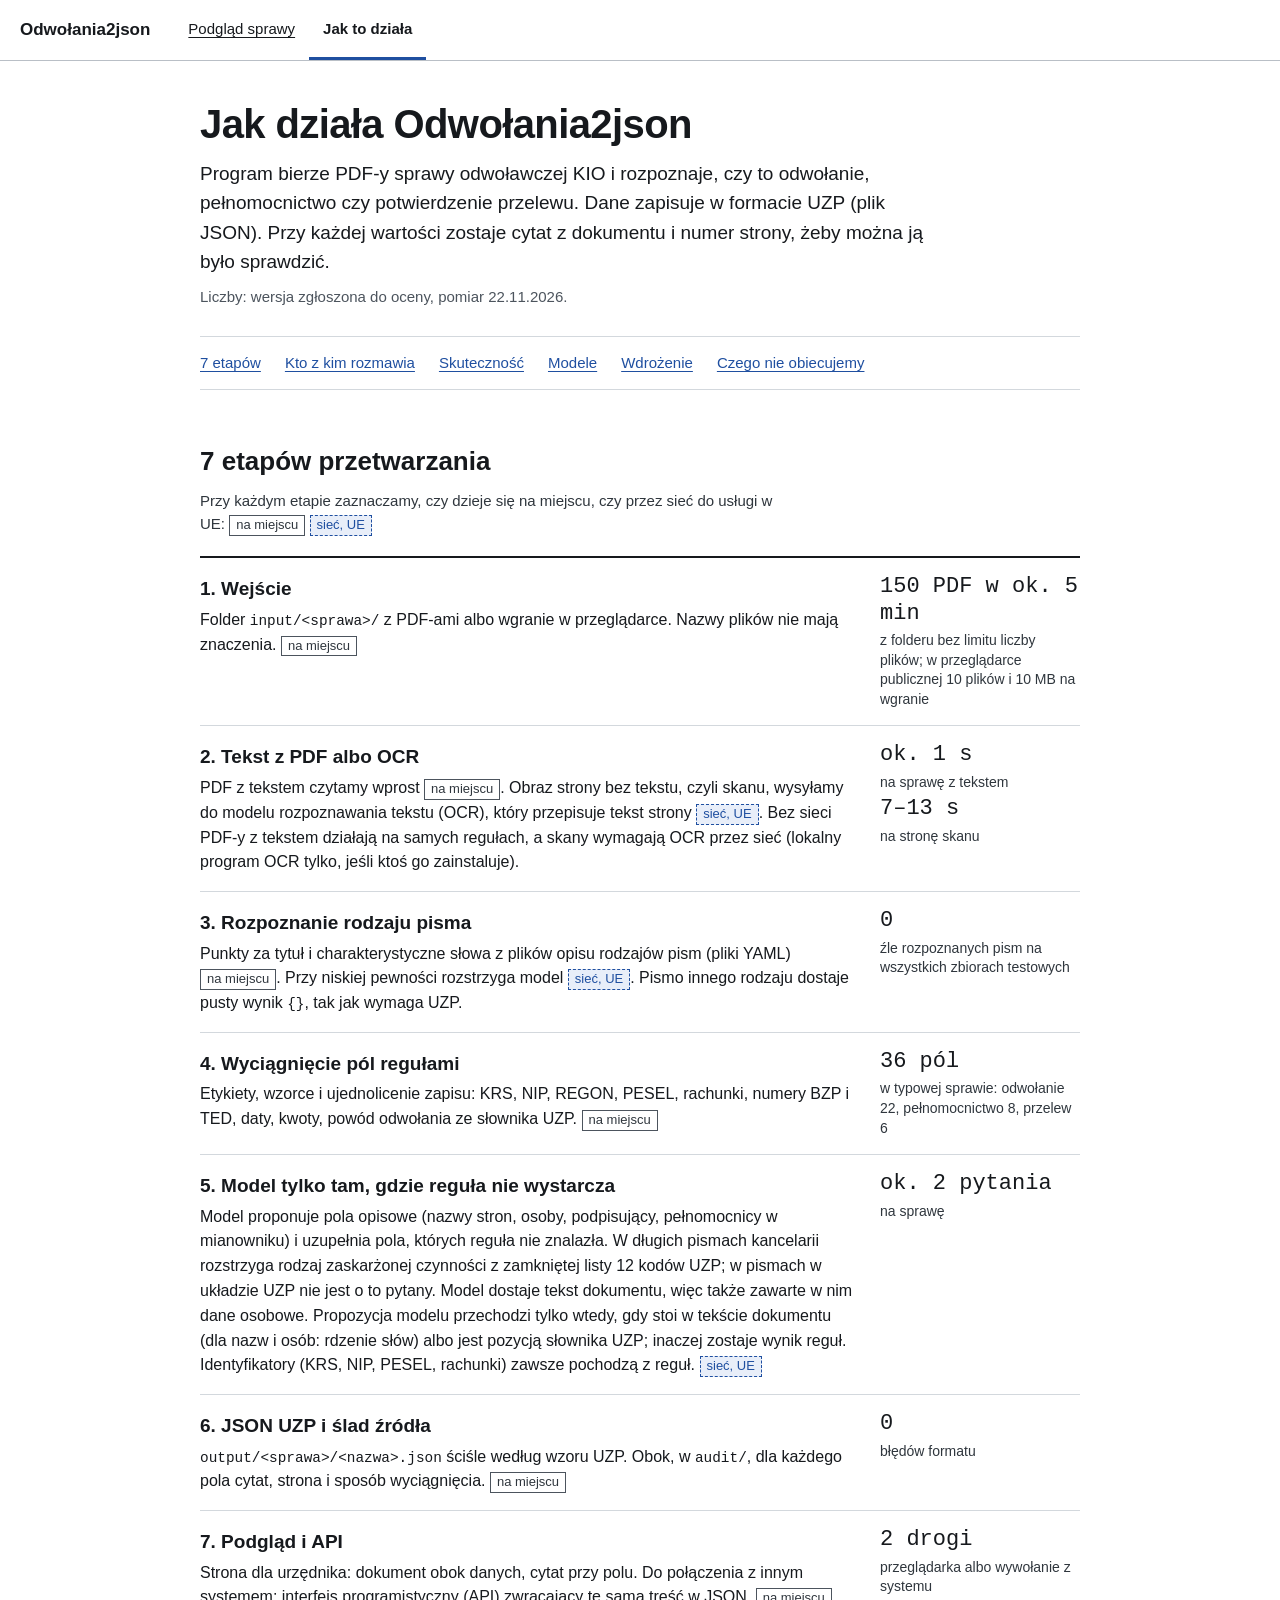
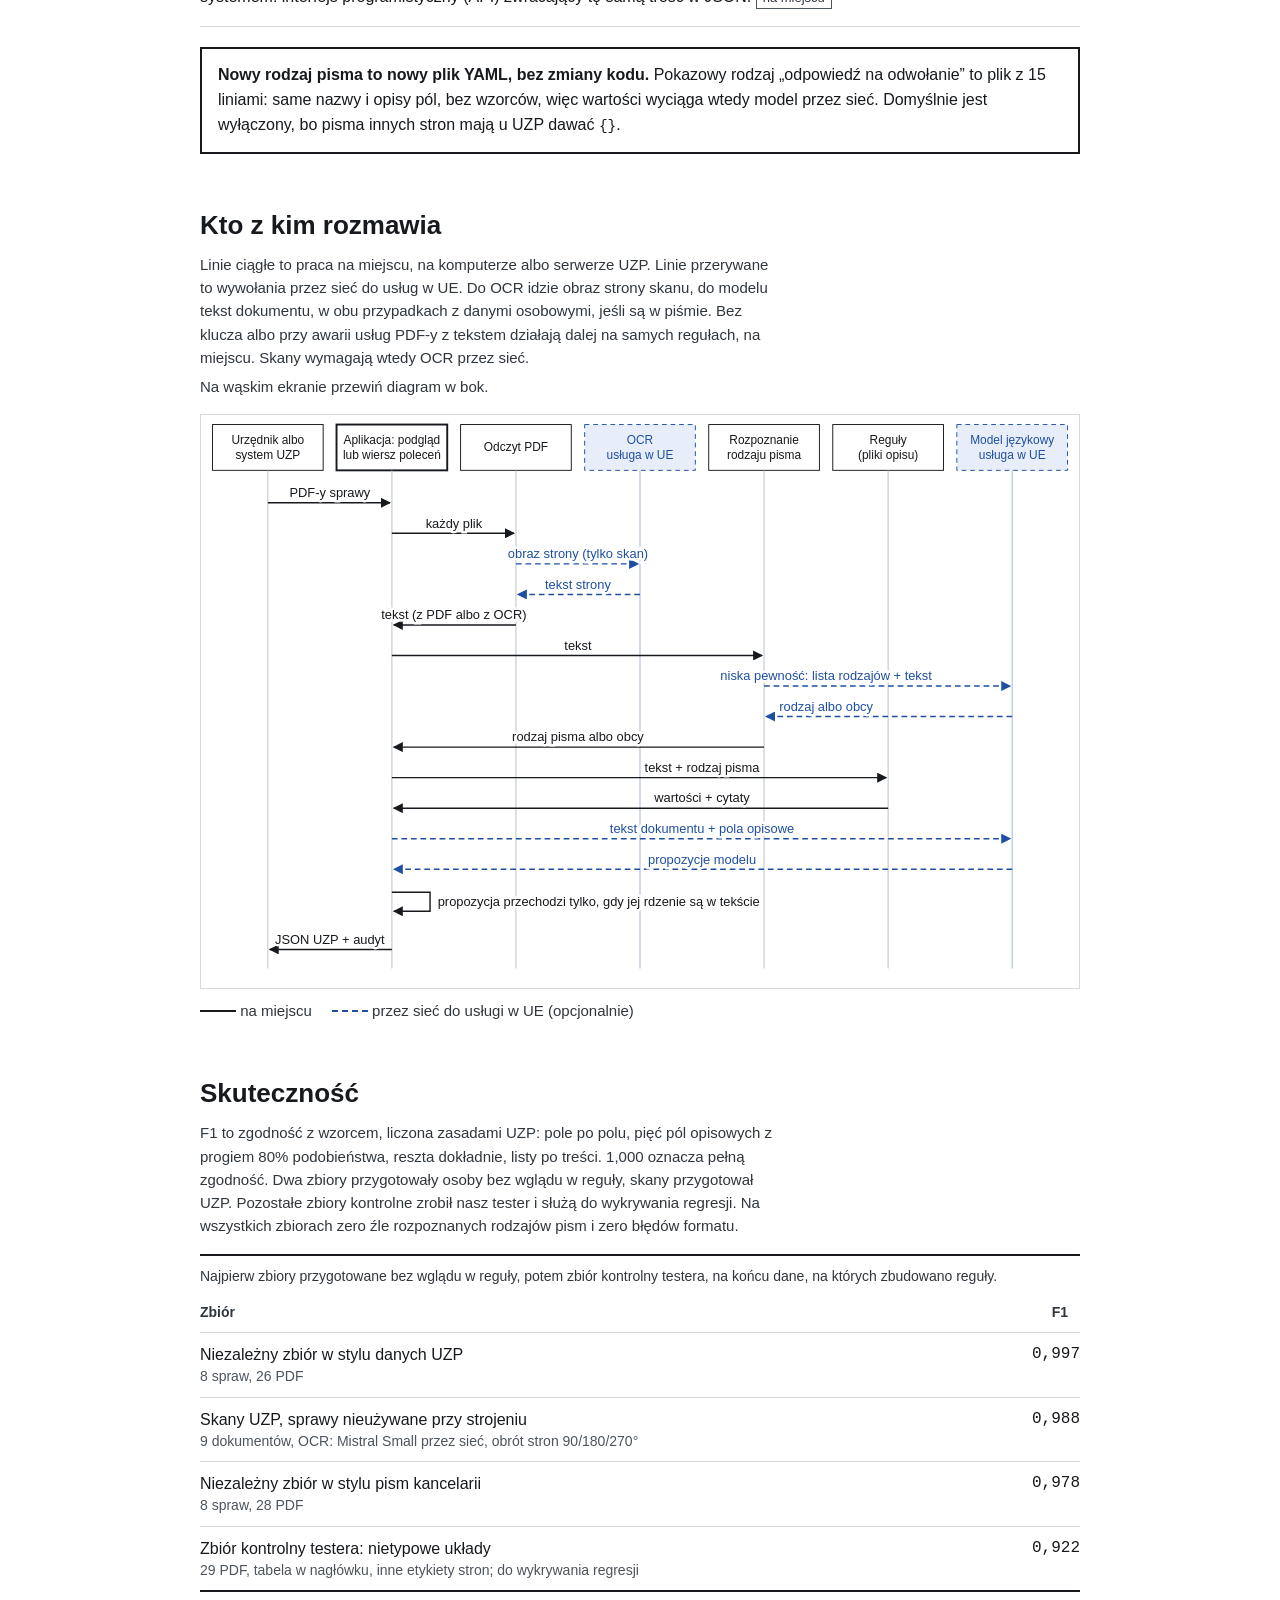
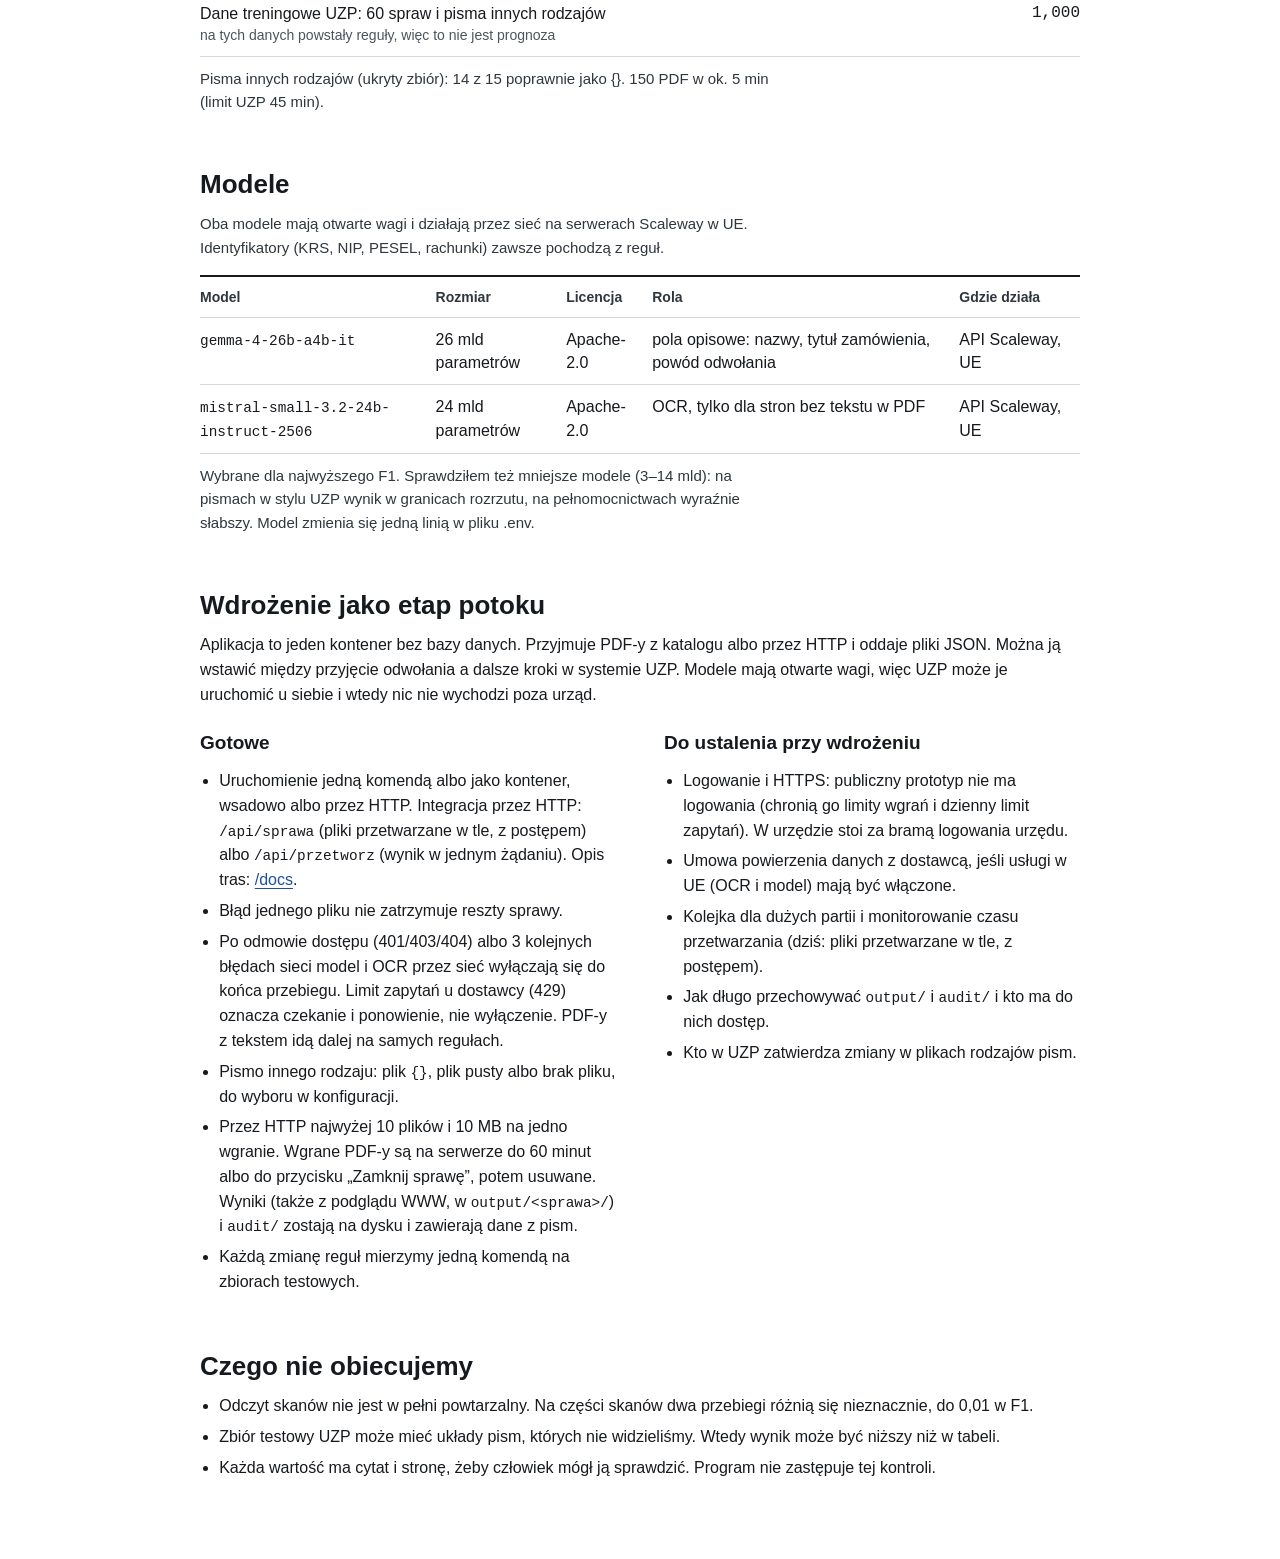
<file: src/odwolania2json/static/jak-to-dziala.html>
<!doctype html>
<html lang="pl">
<head>
<meta charset="utf-8">
<meta name="viewport" content="width=device-width, initial-scale=1">
<title>Jak to działa · Odwołania2json</title>
<style>
:root {
  --tekst: #16191d; --tekst-2: #2f363d; --tekst-3: #4c545d; --linia: #d3d8dd;
  --tlo: #ffffff; --tlo-2: #f2f4f6; --link: #1f4fa0; --siec: #1f4fa0; --siec-tlo: #e8eef9;
  --zaznacz: #ffd84d;
  --sans: "IBM Plex Sans", Arial, system-ui, sans-serif;
  --mono: "IBM Plex Mono", ui-monospace, Menlo, Consolas, monospace;
}
* { box-sizing: border-box; }
body { margin: 0; background: var(--tlo); color: var(--tekst); font: 17px/1.55 var(--sans); }
a { color: var(--link); text-underline-offset: 3px; }
a:hover { text-decoration-thickness: 2px; }
a:focus-visible, [tabindex]:focus-visible { outline: 3px solid var(--link); outline-offset: 2px; }
.pomin { position: absolute; left: -9999px; }
.pomin:focus { left: 16px; top: 8px; background: var(--tlo); padding: 8px 12px; z-index: 2; }
header { border-bottom: 1px solid #b9bfc6; }
.pasek { max-width: 1320px; margin: 0 auto; padding: 0 20px; display: flex; flex-wrap: wrap; align-items: center; gap: 0 24px; min-height: 60px; }
.marka { font-weight: 600; color: var(--tekst); text-decoration: none; }
.menu { display: flex; flex-wrap: wrap; }
.menu a { display: flex; align-items: center; min-height: 60px; padding: 0 14px; font-size: 15px; color: var(--tekst); border-bottom: 3px solid transparent; }
.menu a[aria-current="page"] { font-weight: 600; text-decoration: none; border-bottom-color: var(--link); }
main { max-width: 920px; margin: 0 auto; padding: 40px 20px 80px; }
h1 { margin: 0 0 12px; font-size: clamp(28px, 6vw, 40px); line-height: 1.15; font-weight: 600; letter-spacing: -0.015em; }
h2 { margin: 0 0 12px; font-size: 26px; line-height: 1.2; font-weight: 600; }
h3 { margin: 0 0 4px; font-size: 19px; font-weight: 600; }
p { margin: 0; }
section { margin-top: 56px; }
.wstep { font-size: 19px; max-width: 70ch; }
.stan { font-size: 15px; color: var(--tekst-3); margin-top: 8px; }
.spis { margin: 28px 0 0; padding: 4px 0; border-top: 1px solid var(--linia); border-bottom: 1px solid var(--linia); }
.spis ul { margin: 0; padding: 0; list-style: none; display: flex; flex-wrap: wrap; gap: 0 24px; font-size: 15px; }
.spis a { display: inline-flex; align-items: center; min-height: 44px; }
.notka { font-size: 15px; color: var(--tekst-2); max-width: 70ch; }
code, .mono { font-family: var(--mono); font-size: 0.9em; }
.znak { display: inline-block; font-size: 13px; line-height: 1.3; padding: 1px 6px; border: 1px solid var(--tekst-3); color: var(--tekst-2); white-space: nowrap; }
.znak.siec { border: 1px dashed var(--siec); color: var(--siec); background: var(--siec-tlo); }
/* etapy */
.etapy { margin: 20px 0 0; padding: 0; list-style: none; border-top: 2px solid var(--tekst); }
.etapy > li { display: flex; flex-wrap: wrap; gap: 6px 24px; padding: 16px 0; border-bottom: 1px solid var(--linia); }
.etapy .opis { flex: 1 1 420px; min-width: 0; }
.etapy .opis p { font-size: 16px; }
.etapy .liczba { flex: 0 1 200px; display: flex; flex-direction: column; gap: 4px; }
.etapy .liczba b { font-family: var(--mono); font-size: 22px; font-weight: 500; line-height: 1.2; }
.etapy .liczba span { font-size: 14px; color: var(--tekst-2); line-height: 1.4; }
.yaml { margin-top: 20px; padding: 14px 16px; border: 2px solid var(--tekst); font-size: 16px; }
/* diagram */
.diagram { margin: 16px 0 0; }
.diagram .przewin { overflow-x: auto; border: 1px solid var(--linia); }
.diagram .przewin svg { display: block; width: 100%; min-width: 760px; height: auto; }
.legenda { display: flex; flex-wrap: wrap; gap: 6px 20px; margin-top: 10px; font-size: 15px; color: var(--tekst-2); }
/* tabele */
.tabela { overflow-x: auto; border-top: 2px solid var(--tekst); margin-top: 16px; }
table { width: 100%; min-width: 520px; border-collapse: collapse; font-size: 16px; line-height: 1.45; }
caption { text-align: left; padding: 10px 0 6px; font-size: 14px; color: var(--tekst-2); }
th, td { text-align: left; padding: 10px 12px 10px 0; border-bottom: 1px solid var(--linia); vertical-align: top; }
thead th { font-size: 14px; font-weight: 600; color: var(--tekst-2); }
tbody th { font-weight: 500; }
td.f1 { font-family: var(--mono); text-align: right; white-space: nowrap; padding-right: 0; }
.drobne { display: block; font-size: 14px; color: var(--tekst-3); font-weight: 400; }
tr.trening th, tr.trening td { border-top: 2px solid var(--tekst); }
ul.lista { margin: 12px 0 0; padding-left: 1.2em; display: flex; flex-direction: column; gap: 6px; font-size: 16px; }
.dwie { display: flex; flex-wrap: wrap; gap: 24px 48px; margin-top: 20px; }
.dwie > div { flex: 1 1 360px; }
</style>
</head>
<body>
<a class="pomin" href="#tresc">Przejdź do treści</a>
<header>
  <div class="pasek">
    <a class="marka" href="/">Odwołania2json</a>
    <nav class="menu" aria-label="Główna">
      <a href="/">Podgląd sprawy</a>
      <a href="/jak-to-dziala" aria-current="page">Jak to działa</a>
    </nav>
  </div>
</header>

<main id="tresc">
  <h1>Jak działa Odwołania2json</h1>
  <p class="wstep">Program bierze PDF-y sprawy odwoławczej KIO i rozpoznaje, czy to odwołanie, pełnomocnictwo czy potwierdzenie przelewu. Dane zapisuje w formacie UZP (plik JSON). Przy każdej wartości zostaje cytat z dokumentu i numer strony, żeby można ją było sprawdzić.</p>
  <p class="stan">Liczby: wersja zgłoszona do oceny, pomiar 22.11.2026.</p>

  <nav class="spis" aria-label="Na tej stronie">
    <ul>
      <li><a href="#etapy">7 etapów</a></li>
      <li><a href="#przebieg">Kto z kim rozmawia</a></li>
      <li><a href="#skutecznosc">Skuteczność</a></li>
      <li><a href="#modele">Modele</a></li>
      <li><a href="#wdrozenie">Wdrożenie</a></li>
      <li><a href="#granice">Czego nie obiecujemy</a></li>
    </ul>
  </nav>

  <section id="etapy" aria-labelledby="h-etapy">
    <h2 id="h-etapy">7 etapów przetwarzania</h2>
    <p class="notka">Przy każdym etapie zaznaczamy, czy dzieje się na miejscu, czy przez sieć do usługi w UE: <span class="znak">na miejscu</span> <span class="znak siec">sieć, UE</span></p>
    <ol class="etapy" role="list">
      <li>
        <div class="opis"><h3>1. Wejście</h3><p>Folder <code>input/&lt;sprawa&gt;/</code> z PDF-ami albo wgranie w przeglądarce. Nazwy plików nie mają znaczenia. <span class="znak">na miejscu</span></p></div>
        <div class="liczba"><b>150 PDF w ok. 5 min</b><span>z folderu bez limitu liczby plików; w przeglądarce publicznej 10 plików i 10 MB na wgranie</span></div>
      </li>
      <li>
        <div class="opis"><h3>2. Tekst z PDF albo OCR</h3><p>PDF z tekstem czytamy wprost <span class="znak">na miejscu</span>. Obraz strony bez tekstu, czyli skanu, wysyłamy do modelu rozpoznawania tekstu (OCR), który przepisuje tekst strony <span class="znak siec">sieć, UE</span>. Bez sieci PDF-y z tekstem działają na samych regułach, a skany wymagają OCR przez sieć (lokalny program OCR tylko, jeśli ktoś go zainstaluje).</p></div>
        <div class="liczba"><b>ok. 1 s</b><span>na sprawę z tekstem</span><b>7–13 s</b><span>na stronę skanu</span></div>
      </li>
      <li>
        <div class="opis"><h3>3. Rozpoznanie rodzaju pisma</h3><p>Punkty za tytuł i charakterystyczne słowa z plików opisu rodzajów pism (pliki YAML) <span class="znak">na miejscu</span>. Przy niskiej pewności rozstrzyga model <span class="znak siec">sieć, UE</span>. Pismo innego rodzaju dostaje pusty wynik <code>{}</code>, tak jak wymaga UZP.</p></div>
        <div class="liczba"><b>0</b><span>źle rozpoznanych pism na wszystkich zbiorach testowych</span></div>
      </li>
      <li>
        <div class="opis"><h3>4. Wyciągnięcie pól regułami</h3><p>Etykiety, wzorce i ujednolicenie zapisu: KRS, NIP, REGON, PESEL, rachunki, numery BZP i TED, daty, kwoty, powód odwołania ze słownika UZP. <span class="znak">na miejscu</span></p></div>
        <div class="liczba"><b>36 pól</b><span>w typowej sprawie: odwołanie 22, pełnomocnictwo 8, przelew 6</span></div>
      </li>
      <li>
        <div class="opis"><h3>5. Model tylko tam, gdzie reguła nie wystarcza</h3><p>Model proponuje pola opisowe (nazwy stron, osoby, podpisujący, pełnomocnicy w mianowniku) i uzupełnia pola, których reguła nie znalazła. W długich pismach kancelarii rozstrzyga rodzaj zaskarżonej czynności z zamkniętej listy 12 kodów UZP; w pismach w układzie UZP nie jest o to pytany. Model dostaje tekst dokumentu, więc także zawarte w nim dane osobowe. Propozycja modelu przechodzi tylko wtedy, gdy stoi w tekście dokumentu (dla nazw i osób: rdzenie słów) albo jest pozycją słownika UZP; inaczej zostaje wynik reguł. Identyfikatory (KRS, NIP, PESEL, rachunki) zawsze pochodzą z reguł. <span class="znak siec">sieć, UE</span></p></div>
        <div class="liczba"><b>ok. 2 pytania</b><span>na sprawę</span></div>
      </li>
      <li>
        <div class="opis"><h3>6. JSON UZP i ślad źródła</h3><p><code>output/&lt;sprawa&gt;/&lt;nazwa&gt;.json</code> ściśle według wzoru UZP. Obok, w <code>audit/</code>, dla każdego pola cytat, strona i sposób wyciągnięcia. <span class="znak">na miejscu</span></p></div>
        <div class="liczba"><b>0</b><span>błędów formatu</span></div>
      </li>
      <li>
        <div class="opis"><h3>7. Podgląd i API</h3><p>Strona dla urzędnika: dokument obok danych, cytat przy polu. Do połączenia z innym systemem: interfejs programistyczny (API) zwracający tę samą treść w JSON. <span class="znak">na miejscu</span></p></div>
        <div class="liczba"><b>2 drogi</b><span>przeglądarka albo wywołanie z systemu</span></div>
      </li>
    </ol>
    <p class="yaml"><b>Nowy rodzaj pisma to nowy plik YAML, bez zmiany kodu.</b> Pokazowy rodzaj „odpowiedź na odwołanie” to plik z 15 liniami: same nazwy i opisy pól, bez wzorców, więc wartości wyciąga wtedy model przez sieć. Domyślnie jest wyłączony, bo pisma innych stron mają u UZP dawać <code>{}</code>.</p>
  </section>

  <section id="przebieg" aria-labelledby="h-przebieg">
    <h2 id="h-przebieg">Kto z kim rozmawia</h2>
    <p class="notka">Linie ciągłe to praca na miejscu, na komputerze albo serwerze UZP. Linie przerywane to wywołania przez sieć do usług w UE. Do OCR idzie obraz strony skanu, do modelu tekst dokumentu, w obu przypadkach z danymi osobowymi, jeśli są w piśmie. Bez klucza albo przy awarii usług PDF-y z tekstem działają dalej na samych regułach, na miejscu. Skany wymagają wtedy OCR przez sieć.</p>
    <p class="notka" style="margin-top:6px">Na wąskim ekranie przewiń diagram w bok.</p>
    <figure class="diagram">
      <div class="przewin" tabindex="0" role="region" aria-label="Diagram przebiegu, przewijany w poziomie">
        <svg viewBox="0 0 920 600" role="img" aria-labelledby="sek-tytul sek-opis" xmlns="http://www.w3.org/2000/svg" font-family="IBM Plex Sans, Arial, sans-serif">
          <title id="sek-tytul">Przebieg przetwarzania sprawy</title>
          <desc id="sek-opis">Urzędnik albo system UZP przekazuje PDF-y aplikacji. Odczyt PDF bierze tekst z pliku; dla skanu wysyła obraz strony do OCR w UE i dostaje tekst strony, potem oddaje tekst aplikacji. Rozpoznanie rodzaju pisma działa na miejscu, przy niskiej pewności pyta model w UE. Reguły na miejscu zwracają wartości z cytatami. Do modelu w UE idzie tekst dokumentu i pola opisowe; propozycja przechodzi tylko, gdy jej rdzenie są w tekście. Na końcu aplikacja zwraca JSON UZP i audyt cytatów.</desc>
          <defs>
            <marker id="g-lok" viewBox="0 0 10 10" refX="9" refY="5" markerWidth="7" markerHeight="7" orient="auto-start-reverse"><path d="M0 0 10 5 0 10z" fill="#16191d"/></marker>
            <marker id="g-siec" viewBox="0 0 10 10" refX="9" refY="5" markerWidth="7" markerHeight="7" orient="auto-start-reverse"><path d="M0 0 10 5 0 10z" fill="#1f4fa0"/></marker>
          </defs>
          <g font-size="12.5" text-anchor="middle"><rect x="12" y="10" width="116" height="48" fill="#ffffff" stroke="#16191d"/><text x="70" y="30" fill="#16191d">Urzędnik albo</text><text x="70" y="46" fill="#16191d">system UZP</text><rect x="142" y="10" width="116" height="48" fill="#ffffff" stroke="#16191d" stroke-width="2"/><text x="200" y="30" fill="#16191d">Aplikacja: podgląd</text><text x="200" y="46" fill="#16191d">lub wiersz poleceń</text><rect x="272" y="10" width="116" height="48" fill="#ffffff" stroke="#16191d"/><text x="330" y="38" fill="#16191d">Odczyt PDF</text><rect x="402" y="10" width="116" height="48" fill="#e8eef9" stroke="#1f4fa0" stroke-dasharray="5 4"/><text x="460" y="30" fill="#1f4fa0">OCR</text><text x="460" y="46" fill="#1f4fa0">usługa w UE</text><rect x="532" y="10" width="116" height="48" fill="#ffffff" stroke="#16191d"/><text x="590" y="30" fill="#16191d">Rozpoznanie</text><text x="590" y="46" fill="#16191d">rodzaju pisma</text><rect x="662" y="10" width="116" height="48" fill="#ffffff" stroke="#16191d"/><text x="720" y="30" fill="#16191d">Reguły</text><text x="720" y="46" fill="#16191d">(pliki opisu)</text><rect x="792" y="10" width="116" height="48" fill="#e8eef9" stroke="#1f4fa0" stroke-dasharray="5 4"/><text x="850" y="30" fill="#1f4fa0">Model językowy</text><text x="850" y="46" fill="#1f4fa0">usługa w UE</text></g>
          <g stroke="#b9bfc6" stroke-width="1"><line x1="70" y1="58" x2="70" y2="580"/><line x1="200" y1="58" x2="200" y2="580"/><line x1="330" y1="58" x2="330" y2="580"/><line x1="460" y1="58" x2="460" y2="580" stroke="#9fb4d8"/><line x1="590" y1="58" x2="590" y2="580"/><line x1="720" y1="58" x2="720" y2="580"/><line x1="850" y1="58" x2="850" y2="580" stroke="#9fb4d8"/></g>
          <g stroke="#16191d" stroke-width="1.5" fill="none" marker-end="url(#g-lok)"><line x1="70" y1="92" x2="198" y2="92"/><line x1="200" y1="124" x2="328" y2="124"/><line x1="330" y1="220" x2="202" y2="220"/><line x1="200" y1="252" x2="588" y2="252"/><line x1="590" y1="348" x2="202" y2="348"/><line x1="200" y1="380" x2="718" y2="380"/><line x1="720" y1="412" x2="202" y2="412"/><line x1="200" y1="560" x2="72" y2="560"/><path d="M200 500 h40 v20 h-38"/></g>
          <g stroke="#1f4fa0" stroke-width="1.5" stroke-dasharray="6 4" fill="none" marker-end="url(#g-siec)"><line x1="330" y1="156" x2="458" y2="156"/><line x1="460" y1="188" x2="332" y2="188"/><line x1="590" y1="284" x2="848" y2="284"/><line x1="850" y1="316" x2="592" y2="316"/><line x1="200" y1="444" x2="848" y2="444"/><line x1="850" y1="476" x2="202" y2="476"/></g>
          <g font-size="13.5"><text x="135" y="86" fill="#16191d" text-anchor="middle" stroke="#ffffff" stroke-width="5" paint-order="stroke">PDF-y sprawy</text><text x="265" y="118" fill="#16191d" text-anchor="middle" stroke="#ffffff" stroke-width="5" paint-order="stroke">każdy plik</text><text x="265" y="214" fill="#16191d" text-anchor="middle" stroke="#ffffff" stroke-width="5" paint-order="stroke">tekst (z PDF albo z OCR)</text><text x="395" y="246" fill="#16191d" text-anchor="middle" stroke="#ffffff" stroke-width="5" paint-order="stroke">tekst</text><text x="395" y="342" fill="#16191d" text-anchor="middle" stroke="#ffffff" stroke-width="5" paint-order="stroke">rodzaj pisma albo obcy</text><text x="525" y="374" fill="#16191d" text-anchor="middle" stroke="#ffffff" stroke-width="5" paint-order="stroke">tekst + rodzaj pisma</text><text x="525" y="406" fill="#16191d" text-anchor="middle" stroke="#ffffff" stroke-width="5" paint-order="stroke">wartości + cytaty</text><text x="135" y="554" fill="#16191d" text-anchor="middle" stroke="#ffffff" stroke-width="5" paint-order="stroke">JSON UZP + audyt</text><text x="248" y="515" fill="#16191d" text-anchor="start" stroke="#ffffff" stroke-width="5" paint-order="stroke">propozycja przechodzi tylko, gdy jej rdzenie są w tekście</text><text x="395" y="150" fill="#1f4fa0" text-anchor="middle" stroke="#ffffff" stroke-width="5" paint-order="stroke">obraz strony (tylko skan)</text><text x="395" y="182" fill="#1f4fa0" text-anchor="middle" stroke="#ffffff" stroke-width="5" paint-order="stroke">tekst strony</text><text x="655" y="278" fill="#1f4fa0" text-anchor="middle" stroke="#ffffff" stroke-width="5" paint-order="stroke">niska pewność: lista rodzajów + tekst</text><text x="655" y="310" fill="#1f4fa0" text-anchor="middle" stroke="#ffffff" stroke-width="5" paint-order="stroke">rodzaj albo obcy</text><text x="525" y="438" fill="#1f4fa0" text-anchor="middle" stroke="#ffffff" stroke-width="5" paint-order="stroke">tekst dokumentu + pola opisowe</text><text x="525" y="470" fill="#1f4fa0" text-anchor="middle" stroke="#ffffff" stroke-width="5" paint-order="stroke">propozycje modelu</text></g>
        </svg>
      </div>
      <figcaption class="legenda">
        <span><svg width="36" height="10" aria-hidden="true"><line x1="0" y1="5" x2="36" y2="5" stroke="#16191d" stroke-width="2"/></svg> na miejscu</span>
        <span><svg width="36" height="10" aria-hidden="true"><line x1="0" y1="5" x2="36" y2="5" stroke="#1f4fa0" stroke-width="2" stroke-dasharray="6 4"/></svg> przez sieć do usługi w UE (opcjonalnie)</span>
      </figcaption>
    </figure>
  </section>

  <section id="skutecznosc" aria-labelledby="h-skutecznosc">
    <h2 id="h-skutecznosc">Skuteczność</h2>
    <p class="notka">F1 to zgodność z wzorcem, liczona zasadami UZP: pole po polu, pięć pól opisowych z progiem 80% podobieństwa, reszta dokładnie, listy po treści. 1,000 oznacza pełną zgodność. Dwa zbiory przygotowały osoby bez wglądu w reguły, skany przygotował UZP. Pozostałe zbiory kontrolne zrobił nasz tester i służą do wykrywania regresji. Na wszystkich zbiorach zero źle rozpoznanych rodzajów pism i zero błędów formatu.</p>
    <div class="tabela" tabindex="0" role="region" aria-labelledby="h-skutecznosc">
      <table style="min-width:0">
        <caption>Najpierw zbiory przygotowane bez wglądu w reguły, potem zbiór kontrolny testera, na końcu dane, na których zbudowano reguły.</caption>
        <thead><tr><th scope="col">Zbiór</th><th scope="col" style="text-align:right">F1</th></tr></thead>
        <tbody>
          <tr><th scope="row">Niezależny zbiór w stylu danych UZP<span class="drobne">8 spraw, 26 PDF</span></th><td class="f1">0,997</td></tr>
          <tr><th scope="row">Skany UZP, sprawy nieużywane przy strojeniu<span class="drobne">9 dokumentów, OCR: Mistral Small przez sieć, obrót stron 90/180/270°</span></th><td class="f1">0,988</td></tr>
          <tr><th scope="row">Niezależny zbiór w stylu pism kancelarii<span class="drobne">8 spraw, 28 PDF</span></th><td class="f1">0,978</td></tr>
          <tr><th scope="row">Zbiór kontrolny testera: nietypowe układy<span class="drobne">29 PDF, tabela w nagłówku, inne etykiety stron; do wykrywania regresji</span></th><td class="f1">0,922</td></tr>
          <tr class="trening"><th scope="row">Dane treningowe UZP: 60 spraw i pisma innych rodzajów<span class="drobne">na tych danych powstały reguły, więc to nie jest prognoza</span></th><td class="f1">1,000</td></tr>
        </tbody>
      </table>
    </div>
    <p class="notka" style="margin-top:10px">Pisma innych rodzajów (ukryty zbiór): 14 z 15 poprawnie jako {}. 150 PDF w ok. 5 min (limit UZP 45 min).</p>
  </section>

  <section id="modele" aria-labelledby="h-modele">
    <h2 id="h-modele">Modele</h2>
    <p class="notka">Oba modele mają otwarte wagi i działają przez sieć na serwerach Scaleway w UE. Identyfikatory (KRS, NIP, PESEL, rachunki) zawsze pochodzą z reguł.</p>
    <div class="tabela" tabindex="0" role="region" aria-labelledby="h-modele">
      <table>
        <thead><tr><th scope="col">Model</th><th scope="col">Rozmiar</th><th scope="col">Licencja</th><th scope="col">Rola</th><th scope="col">Gdzie działa</th></tr></thead>
        <tbody>
          <tr><th scope="row"><span class="mono">gemma-4-26b-a4b-it</span></th><td>26 mld parametrów</td><td>Apache-2.0</td><td>pola opisowe: nazwy, tytuł zamówienia, powód odwołania</td><td>API Scaleway, UE</td></tr>
          <tr><th scope="row"><span class="mono">mistral-small-3.2-24b-instruct-2506</span></th><td>24 mld parametrów</td><td>Apache-2.0</td><td>OCR, tylko dla stron bez tekstu w PDF</td><td>API Scaleway, UE</td></tr>
        </tbody>
      </table>
    </div>
    <p class="notka" style="margin-top:10px">Wybrane dla najwyższego F1. Sprawdziłem też mniejsze modele (3–14 mld): na pismach w stylu UZP wynik w granicach rozrzutu, na pełnomocnictwach wyraźnie słabszy. Model zmienia się jedną linią w pliku .env.</p>
  </section>

  <section id="wdrozenie" aria-labelledby="h-wdrozenie">
    <h2 id="h-wdrozenie">Wdrożenie jako etap potoku</h2>
    <p style="font-size:16px">Aplikacja to jeden kontener bez bazy danych. Przyjmuje PDF-y z katalogu albo przez HTTP i oddaje pliki JSON. Można ją wstawić między przyjęcie odwołania a dalsze kroki w systemie UZP. Modele mają otwarte wagi, więc UZP może je uruchomić u siebie i wtedy nic nie wychodzi poza urząd.</p>
    <div class="dwie">
      <div>
        <h3>Gotowe</h3>
        <ul class="lista">
          <li>Uruchomienie jedną komendą albo jako kontener, wsadowo albo przez HTTP. Integracja przez HTTP: <code>/api/sprawa</code> (pliki przetwarzane w tle, z postępem) albo <code>/api/przetworz</code> (wynik w jednym żądaniu). Opis tras: <a href="/docs">/docs</a>.</li>
          <li>Błąd jednego pliku nie zatrzymuje reszty sprawy.</li>
          <li>Po odmowie dostępu (401/403/404) albo 3 kolejnych błędach sieci model i OCR przez sieć wyłączają się do końca przebiegu. Limit zapytań u dostawcy (429) oznacza czekanie i ponowienie, nie wyłączenie. PDF-y z tekstem idą dalej na samych regułach.</li>
          <li>Pismo innego rodzaju: plik <code>{}</code>, plik pusty albo brak pliku, do wyboru w konfiguracji.</li>
          <li>Przez HTTP najwyżej 10 plików i 10 MB na jedno wgranie. Wgrane PDF-y są na serwerze do 60 minut albo do przycisku „Zamknij sprawę”, potem usuwane. Wyniki (także z podglądu WWW, w <code>output/&lt;sprawa&gt;/</code>) i <code>audit/</code> zostają na dysku i zawierają dane z pism.</li>
          <li>Każdą zmianę reguł mierzymy jedną komendą na zbiorach testowych.</li>
        </ul>
      </div>
      <div>
        <h3>Do ustalenia przy wdrożeniu</h3>
        <ul class="lista">
          <li>Logowanie i HTTPS: publiczny prototyp nie ma logowania (chronią go limity wgrań i dzienny limit zapytań). W urzędzie stoi za bramą logowania urzędu.</li>
          <li>Umowa powierzenia danych z dostawcą, jeśli usługi w UE (OCR i model) mają być włączone.</li>
          <li>Kolejka dla dużych partii i monitorowanie czasu przetwarzania (dziś: pliki przetwarzane w tle, z postępem).</li>
          <li>Jak długo przechowywać <code>output/</code> i <code>audit/</code> i kto ma do nich dostęp.</li>
          <li>Kto w UZP zatwierdza zmiany w plikach rodzajów pism.</li>
        </ul>
      </div>
    </div>
  </section>

  <section id="granice" aria-labelledby="h-granice">
    <h2 id="h-granice">Czego nie obiecujemy</h2>
    <ul class="lista">
      <li>Odczyt skanów nie jest w pełni powtarzalny. Na części skanów dwa przebiegi różnią się nieznacznie, do 0,01 w F1.</li>
      <li>Zbiór testowy UZP może mieć układy pism, których nie widzieliśmy. Wtedy wynik może być niższy niż w tabeli.</li>
      <li>Każda wartość ma cytat i stronę, żeby człowiek mógł ją sprawdzić. Program nie zastępuje tej kontroli.</li>
    </ul>
  </section>
</main>
</body>
</html>
</file>
